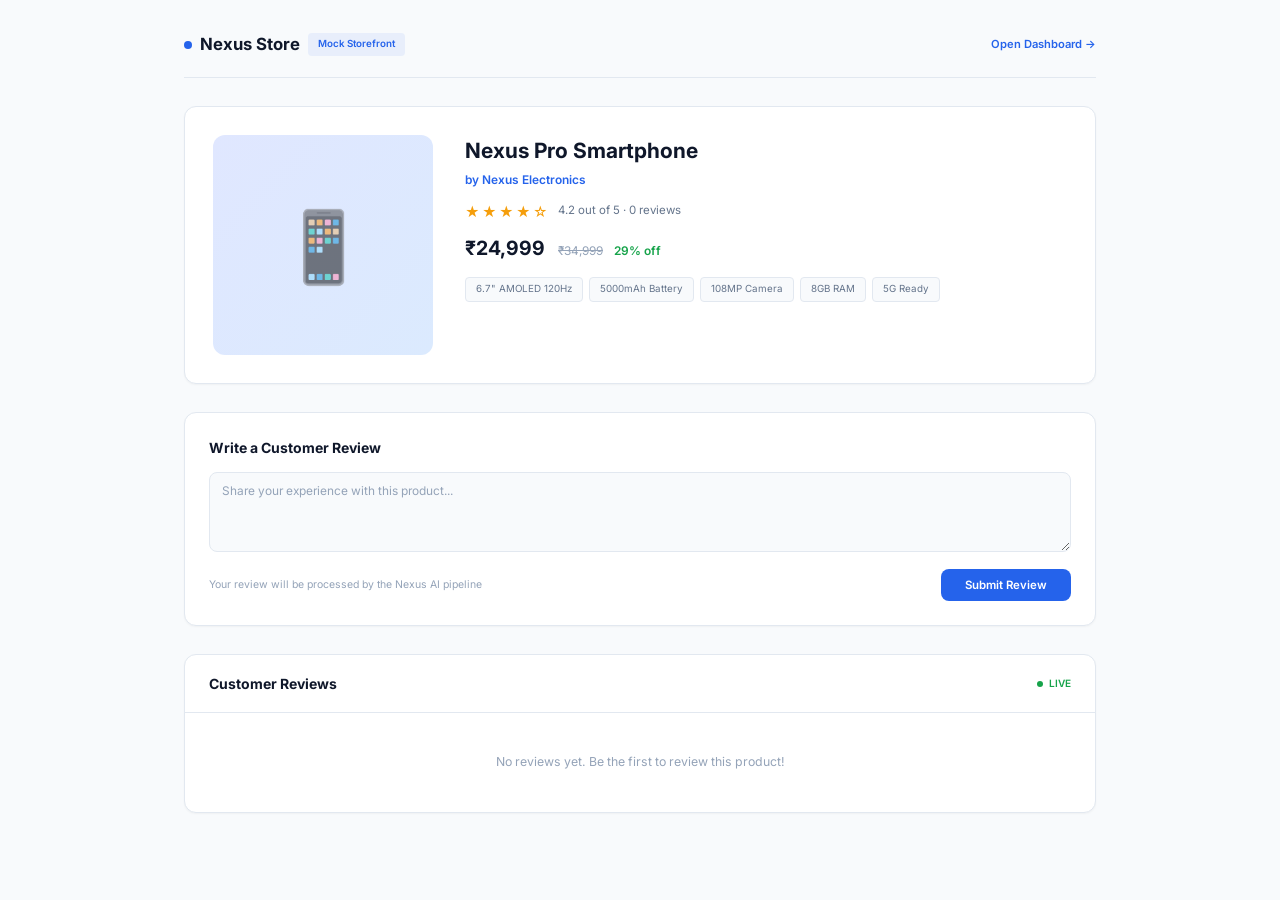
<file: static/storefront.html>
<!DOCTYPE html>
<html lang="en">
<head>
    <meta charset="UTF-8">
    <meta name="viewport" content="width=device-width, initial-scale=1.0">
    <title>Nexus Pro Smartphone — Customer Reviews</title>
    <link rel="stylesheet" href="style.css">
    <style>
        body { overflow: auto; }

        .storefront {
            max-width: 960px;
            margin: 0 auto;
            padding: 32px 24px;
            min-height: 100vh;
        }

        /* --- Top Bar --- */
        .store-topbar {
            display: flex;
            align-items: center;
            justify-content: space-between;
            padding-bottom: 20px;
            border-bottom: 1px solid var(--border);
            margin-bottom: 28px;
        }

        .store-logo {
            font-size: 1.2rem;
            font-weight: 700;
            color: var(--text);
            display: flex;
            align-items: center;
            gap: 8px;
        }

        .store-logo .dot {
            width: 8px;
            height: 8px;
            background: var(--primary);
            border-radius: 50%;
        }

        .store-badge {
            font-size: 0.7rem;
            padding: 4px 10px;
            background: var(--primary-soft);
            color: var(--primary);
            border-radius: 4px;
            font-weight: 600;
        }

        .dashboard-link {
            font-size: 0.8rem;
            color: var(--primary);
            text-decoration: none;
            font-weight: 600;
            display: flex;
            align-items: center;
            gap: 4px;
        }

        .dashboard-link:hover { text-decoration: underline; }

        /* --- Product Hero --- */
        .product-hero {
            display: flex;
            gap: 32px;
            background: var(--card);
            border: 1px solid var(--border);
            border-radius: var(--radius-lg);
            padding: 28px;
            margin-bottom: 28px;
            box-shadow: var(--shadow-sm);
        }

        .product-image {
            width: 220px;
            height: 220px;
            background: linear-gradient(135deg, #e0e7ff 0%, #dbeafe 100%);
            border-radius: var(--radius-lg);
            display: flex;
            align-items: center;
            justify-content: center;
            flex-shrink: 0;
        }

        .product-image-icon {
            font-size: 5rem;
            opacity: 0.5;
        }

        .product-info { flex: 1; }

        .product-name {
            font-size: 1.5rem;
            font-weight: 700;
            color: var(--text);
            margin-bottom: 4px;
        }

        .product-brand {
            font-size: 0.85rem;
            color: var(--primary);
            font-weight: 600;
            margin-bottom: 12px;
        }

        .product-rating {
            display: flex;
            align-items: center;
            gap: 8px;
            margin-bottom: 12px;
        }

        .stars { color: #f59e0b; font-size: 1rem; letter-spacing: 2px; }

        .rating-text { font-size: 0.82rem; color: var(--text-secondary); }

        .product-price {
            font-size: 1.4rem;
            font-weight: 700;
            color: var(--text);
            margin-bottom: 14px;
        }

        .product-price .mrp {
            font-size: 0.85rem;
            color: var(--text-muted);
            text-decoration: line-through;
            font-weight: 400;
            margin-left: 8px;
        }

        .product-price .discount {
            font-size: 0.85rem;
            color: var(--success);
            font-weight: 600;
            margin-left: 6px;
        }

        .product-features {
            display: flex;
            flex-wrap: wrap;
            gap: 6px;
        }

        .product-tag {
            font-size: 0.7rem;
            padding: 4px 10px;
            background: var(--bg);
            border: 1px solid var(--border);
            border-radius: 4px;
            color: var(--text-secondary);
        }

        /* --- Write Review --- */
        .review-form {
            background: var(--card);
            border: 1px solid var(--border);
            border-radius: var(--radius-lg);
            padding: 24px;
            margin-bottom: 28px;
            box-shadow: var(--shadow-sm);
        }

        .form-title {
            font-size: 1rem;
            font-weight: 700;
            color: var(--text);
            margin-bottom: 14px;
        }

        .form-textarea {
            width: 100%;
            min-height: 80px;
            padding: 10px 12px;
            border: 1px solid var(--border);
            border-radius: var(--radius);
            font-family: var(--font);
            font-size: 0.85rem;
            color: var(--text);
            background: var(--bg);
            resize: vertical;
            outline: none;
            transition: border-color 0.15s;
            margin-bottom: 12px;
        }

        .form-textarea:focus { border-color: var(--primary); box-shadow: 0 0 0 3px var(--primary-soft); }
        .form-textarea::placeholder { color: var(--text-muted); }

        .form-actions {
            display: flex;
            align-items: center;
            justify-content: space-between;
        }

        .form-hint { font-size: 0.75rem; color: var(--text-muted); }

        .btn-submit {
            padding: 9px 24px;
            background: var(--primary);
            color: #fff;
            border: none;
            border-radius: var(--radius);
            font-family: var(--font);
            font-weight: 600;
            font-size: 0.82rem;
            cursor: pointer;
            transition: background 0.15s;
        }

        .btn-submit:hover { background: var(--primary-dark); }
        .btn-submit:disabled { opacity: 0.5; cursor: not-allowed; }

        /* --- Reviews Section --- */
        .reviews-section {
            background: var(--card);
            border: 1px solid var(--border);
            border-radius: var(--radius-lg);
            box-shadow: var(--shadow-sm);
            overflow: hidden;
        }

        .reviews-header {
            padding: 18px 24px;
            border-bottom: 1px solid var(--border);
            display: flex;
            justify-content: space-between;
            align-items: center;
        }

        .reviews-title {
            font-size: 1rem;
            font-weight: 700;
            color: var(--text);
        }

        .reviews-count {
            font-size: 0.78rem;
            color: var(--text-muted);
        }

        .reviews-list { padding: 0; }

        /* Single Review */
        .review-item {
            padding: 18px 24px;
            border-bottom: 1px solid var(--border);
        }

        .review-item:last-child { border-bottom: none; }

        .review-meta {
            display: flex;
            align-items: center;
            gap: 10px;
            margin-bottom: 8px;
        }

        .reviewer-avatar {
            width: 32px;
            height: 32px;
            border-radius: 50%;
            background: linear-gradient(135deg, #dbeafe, #e0e7ff);
            display: flex;
            align-items: center;
            justify-content: center;
            font-size: 0.75rem;
            font-weight: 700;
            color: var(--primary);
        }

        .reviewer-name {
            font-size: 0.85rem;
            font-weight: 600;
            color: var(--text);
        }

        .review-time {
            font-size: 0.7rem;
            color: var(--text-muted);
            margin-left: auto;
        }

        .review-stars {
            color: #f59e0b;
            font-size: 0.78rem;
            letter-spacing: 1px;
            margin-bottom: 6px;
        }

        .review-text {
            font-size: 0.88rem;
            color: var(--text);
            line-height: 1.6;
        }

        .review-tags {
            display: flex;
            flex-wrap: wrap;
            gap: 4px;
            margin-top: 8px;
        }

        .review-tag {
            font-size: 0.62rem;
            font-weight: 500;
            padding: 2px 6px;
            border-radius: 4px;
        }

        .review-tag.positive { background: var(--success-soft); color: var(--success); }
        .review-tag.negative { background: var(--danger-soft); color: var(--danger); }
        .review-tag.neutral  { background: rgba(100, 116, 139, 0.08); color: var(--text-muted); }

        /* AI Reply */
        .ai-reply {
            margin-top: 14px;
            padding: 14px 16px;
            background: #f0f7ff;
            border: 1px solid #bfdbfe;
            border-radius: var(--radius);
            animation: reply-in 0.4s ease;
        }

        @keyframes reply-in {
            from { opacity: 0; transform: translateY(6px); }
            to   { opacity: 1; transform: translateY(0); }
        }

        .ai-reply-header {
            display: flex;
            align-items: center;
            gap: 8px;
            margin-bottom: 8px;
        }

        .ai-reply-badge {
            font-size: 0.65rem;
            font-weight: 700;
            padding: 3px 8px;
            background: var(--primary);
            color: #fff;
            border-radius: 4px;
        }

        .ai-reply-label {
            font-size: 0.72rem;
            font-weight: 600;
            color: var(--primary);
        }

        .ai-reply-text {
            font-size: 0.84rem;
            color: #1e3a5f;
            line-height: 1.6;
        }

        /* Status bar */
        .store-status {
            font-size: 0.75rem;
            padding: 8px 12px;
            border-radius: var(--radius);
            margin-bottom: 12px;
            display: none;
        }

        .store-status.show { display: block; }
        .store-status.success { color: var(--success); background: var(--success-soft); }
        .store-status.error { color: var(--danger); background: var(--danger-soft); }

        .empty-reviews {
            padding: 40px 24px;
            text-align: center;
            color: var(--text-muted);
            font-size: 0.88rem;
        }

        /* Live indicator */
        .live-indicator {
            display: flex;
            align-items: center;
            gap: 6px;
            font-size: 0.72rem;
            color: var(--success);
            font-weight: 600;
        }

        .live-dot {
            width: 6px;
            height: 6px;
            background: var(--success);
            border-radius: 50%;
            animation: blink 2s ease-in-out infinite;
        }
    </style>
</head>
<body>
    <div class="storefront">
        <!-- Top Bar -->
        <div class="store-topbar">
            <div class="store-logo">
                <span class="dot"></span>
                Nexus Store
                <span class="store-badge">Mock Storefront</span>
            </div>
            <a href="/" class="dashboard-link" target="_blank">Open Dashboard →</a>
        </div>

        <!-- Product Hero -->
        <div class="product-hero">
            <div class="product-image">
                <span class="product-image-icon">📱</span>
            </div>
            <div class="product-info">
                <div class="product-name">Nexus Pro Smartphone</div>
                <div class="product-brand">by Nexus Electronics</div>
                <div class="product-rating">
                    <span class="stars">★★★★☆</span>
                    <span class="rating-text">4.2 out of 5 · <span id="review-count">0</span> reviews</span>
                </div>
                <div class="product-price">
                    ₹24,999
                    <span class="mrp">₹34,999</span>
                    <span class="discount">29% off</span>
                </div>
                <div class="product-features">
                    <span class="product-tag">6.7" AMOLED 120Hz</span>
                    <span class="product-tag">5000mAh Battery</span>
                    <span class="product-tag">108MP Camera</span>
                    <span class="product-tag">8GB RAM</span>
                    <span class="product-tag">5G Ready</span>
                </div>
            </div>
        </div>

        <!-- Write a Review -->
        <div class="review-form">
            <div class="form-title">Write a Customer Review</div>
            <textarea id="review-input" class="form-textarea"
                placeholder="Share your experience with this product..."></textarea>
            <div id="form-status" class="store-status"></div>
            <div class="form-actions">
                <div class="form-hint">Your review will be processed by the Nexus AI pipeline</div>
                <button id="submit-btn" class="btn-submit">Submit Review</button>
            </div>
        </div>

        <!-- Reviews List -->
        <div class="reviews-section">
            <div class="reviews-header">
                <div class="reviews-title">Customer Reviews</div>
                <div class="live-indicator">
                    <span class="live-dot"></span>
                    LIVE
                </div>
            </div>
            <div class="reviews-list" id="reviews-list">
                <div class="empty-reviews">No reviews yet. Be the first to review this product!</div>
            </div>
        </div>
    </div>

    <script src="storefront.js"></script>
</body>
</html>
</file>
<file: static/style.css>
/* ============================================================
   NEXUS INTELLIGENCE — Light Mode Professional Design
   Linear / Vercel inspired · B2B SaaS aesthetic
   ============================================================ */
@import url('https://fonts.googleapis.com/css2?family=Inter:wght@400;500;600;700&display=swap');

:root {
    --primary: #2563eb;
    --primary-dark: #1e40af;
    --primary-soft: rgba(37, 99, 235, 0.08);
    --accent: #7c3aed;
    --accent-soft: rgba(124, 58, 237, 0.08);
    --text: #0f172a;
    --text-secondary: #64748b;
    --text-muted: #94a3b8;
    --bg: #f8fafc;
    --card: #ffffff;
    --border: #e2e8f0;
    --border-hover: #cbd5e1;
    --success: #16a34a;
    --success-soft: rgba(22, 163, 74, 0.08);
    --danger: #ef4444;
    --danger-soft: rgba(239, 68, 68, 0.08);
    --warning: #ea580c;
    --warning-soft: rgba(234, 88, 12, 0.08);
    --font: 'Inter', system-ui, -apple-system, sans-serif;
    --mono: 'JetBrains Mono', ui-monospace, monospace;
    --shadow-sm: 0 1px 2px rgba(0,0,0,0.04);
    --shadow: 0 1px 3px rgba(0,0,0,0.06), 0 1px 2px rgba(0,0,0,0.04);
    --shadow-md: 0 4px 12px rgba(0,0,0,0.06);
    --radius: 8px;
    --radius-lg: 12px;
}

*, *::before, *::after { margin: 0; padding: 0; box-sizing: border-box; }

html { font-size: 14px; }

body {
    font-family: var(--font);
    background: var(--bg);
    color: var(--text);
    min-height: 100vh;
    overflow: hidden;
    -webkit-font-smoothing: antialiased;
    line-height: 1.5;
}

/* Scrollbar */
::-webkit-scrollbar { width: 6px; }
::-webkit-scrollbar-track { background: transparent; }
::-webkit-scrollbar-thumb { background: var(--border); border-radius: 3px; }
::-webkit-scrollbar-thumb:hover { background: var(--border-hover); }

/* Layout */
.app-shell { display: flex; height: 100vh; }

/* --- Sidebar --- */
.sidebar {
    width: 300px;
    min-width: 300px;
    background: var(--card);
    border-right: 1px solid var(--border);
    display: flex;
    flex-direction: column;
    box-shadow: 1px 0 0 var(--border);
    overflow-y: auto;
}

.logo-section {
    padding: 24px 24px 20px;
    border-bottom: 1px solid var(--border);
}

.logo-title {
    font-size: 1.15rem;
    font-weight: 700;
    color: var(--text);
    display: flex;
    align-items: center;
    gap: 8px;
}

.logo-dot {
    width: 8px;
    height: 8px;
    background: var(--primary);
    border-radius: 50%;
    flex-shrink: 0;
}

.logo-subtitle {
    font-size: 0.82rem;
    color: var(--text-secondary);
    margin-top: 2px;
}

.logo-version {
    font-size: 0.7rem;
    color: var(--text-muted);
    margin-top: 8px;
    display: inline-block;
}

.sidebar-section {
    padding: 20px 24px;
    border-bottom: 1px solid var(--border);
}

.sidebar-label {
    font-size: 0.72rem;
    font-weight: 600;
    color: var(--text-muted);
    text-transform: uppercase;
    letter-spacing: 0.05em;
    margin-bottom: 10px;
}

.review-textarea {
    width: 100%;
    min-height: 100px;
    padding: 10px 12px;
    border: 1px solid var(--border);
    border-radius: var(--radius);
    font-family: var(--font);
    font-size: 0.85rem;
    color: var(--text);
    background: var(--bg);
    resize: vertical;
    outline: none;
    transition: border-color 0.15s;
    line-height: 1.5;
}

.review-textarea:focus { border-color: var(--primary); box-shadow: 0 0 0 3px var(--primary-soft); }
.review-textarea::placeholder { color: var(--text-muted); }

/* Toggle */
.toggle-row {
    display: flex;
    align-items: center;
    gap: 8px;
    margin: 10px 0 14px;
}

.toggle-row input[type="checkbox"] { accent-color: var(--primary); width: 14px; height: 14px; }
.toggle-row label { font-size: 0.82rem; color: var(--text-secondary); cursor: pointer; }

/* Buttons */
.btn-primary {
    width: 100%;
    padding: 10px 16px;
    border: none;
    border-radius: var(--radius);
    font-family: var(--font);
    font-size: 0.82rem;
    font-weight: 600;
    cursor: pointer;
    transition: all 0.15s ease;
}

.btn-ingest {
    background: var(--primary);
    color: #fff;
}
.btn-ingest:hover { background: var(--primary-dark); }
.btn-ingest:active { transform: scale(0.99); }
.btn-ingest:disabled { opacity: 0.5; cursor: not-allowed; }

.btn-batch {
    background: var(--card);
    color: var(--text-secondary);
    border: 1px solid var(--border);
    margin-top: 8px;
}
.btn-batch:hover { border-color: var(--border-hover); color: var(--text); background: var(--bg); }

/* Status */
.status-msg {
    font-size: 0.78rem;
    padding: 8px 10px;
    border-radius: var(--radius);
    margin-top: 10px;
    display: none;
}
.status-msg.show { display: block; }
.status-msg.success { color: var(--success); background: var(--success-soft); }
.status-msg.danger { color: var(--danger); background: var(--danger-soft); }
.status-msg.warn { color: var(--warning); background: var(--warning-soft); }

/* Pipeline info */
.pipeline-info {
    padding: 20px 24px;
    margin-top: auto;
}

.pipeline-stage {
    display: flex;
    align-items: center;
    gap: 10px;
    padding: 6px 0;
    font-size: 0.8rem;
    color: var(--text-secondary);
}

.pipeline-dot {
    width: 6px;
    height: 6px;
    border-radius: 50%;
    background: var(--success);
    flex-shrink: 0;
}

/* --- Main Content --- */
.main-content {
    flex: 1;
    overflow-y: auto;
    padding: 28px 32px;
    background: var(--bg);
}

.section-title {
    font-size: 1.05rem;
    font-weight: 700;
    color: var(--text);
    margin-bottom: 16px;
}

/* --- KPI Cards --- */
.kpi-grid {
    display: grid;
    grid-template-columns: repeat(5, 1fr);
    gap: 14px;
    margin-bottom: 28px;
}

.kpi-card {
    background: var(--card);
    border: 1px solid var(--border);
    border-radius: var(--radius-lg);
    padding: 20px;
    position: relative;
    box-shadow: var(--shadow-sm);
    transition: box-shadow 0.15s, border-color 0.15s;
}

.kpi-card:hover { box-shadow: var(--shadow-md); border-color: var(--border-hover); }

.kpi-label {
    font-size: 0.75rem;
    font-weight: 500;
    color: var(--text-secondary);
    margin-bottom: 6px;
}

.kpi-value {
    font-size: 1.85rem;
    font-weight: 700;
    color: var(--text);
    line-height: 1.1;
}

.kpi-value.blue   { color: var(--primary); }
.kpi-value.green  { color: var(--success); }
.kpi-value.red    { color: var(--danger); }
.kpi-value.amber  { color: var(--warning); }
.kpi-value.purple { color: var(--accent); }

.kpi-icon {
    position: absolute;
    top: 18px;
    right: 18px;
    font-size: 1.3rem;
    opacity: 0.12;
}

/* --- Charts --- */
.chart-grid {
    display: grid;
    grid-template-columns: 1fr 1fr;
    gap: 14px;
    margin-bottom: 28px;
}

.chart-card {
    background: var(--card);
    border: 1px solid var(--border);
    border-radius: var(--radius-lg);
    padding: 20px;
    box-shadow: var(--shadow-sm);
}

.chart-title {
    font-size: 0.85rem;
    font-weight: 600;
    color: var(--text);
    margin-bottom: 14px;
    display: flex;
    align-items: center;
    gap: 8px;
}

.dot {
    width: 7px;
    height: 7px;
    border-radius: 50%;
    display: inline-block;
    flex-shrink: 0;
}

.chart-container { position: relative; height: 220px; }

/* --- Bottom Grid --- */
.bottom-grid {
    display: grid;
    grid-template-columns: 1fr 1fr 1fr;
    gap: 14px;
}

.panel-card {
    background: var(--card);
    border: 1px solid var(--border);
    border-radius: var(--radius-lg);
    box-shadow: var(--shadow-sm);
    max-height: 380px;
    display: flex;
    flex-direction: column;
    overflow: hidden;
}

.panel-header {
    padding: 14px 18px;
    background: var(--bg);
    border-bottom: 1px solid var(--border);
    font-size: 0.85rem;
    font-weight: 600;
    color: var(--text);
    display: flex;
    align-items: center;
    gap: 8px;
    flex-shrink: 0;
}

.panel-body {
    flex: 1;
    overflow-y: auto;
    padding: 14px 18px;
}

/* --- Alert Cards --- */
.alert-card {
    background: var(--danger-soft);
    border: 1px solid rgba(239, 68, 68, 0.15);
    border-left: 3px solid var(--danger);
    padding: 12px 14px;
    border-radius: var(--radius);
    margin-bottom: 8px;
    transition: background 0.15s;
}

.alert-card:hover { background: rgba(239, 68, 68, 0.12); }

.alert-feature {
    font-weight: 600;
    font-size: 0.85rem;
    color: var(--danger);
    margin-bottom: 2px;
}

.alert-meta {
    font-size: 0.72rem;
    color: var(--text-muted);
    margin-bottom: 8px;
}

.btn-resolve {
    width: 100%;
    padding: 7px 12px;
    border: 1px solid rgba(239, 68, 68, 0.2);
    background: var(--card);
    color: var(--danger);
    border-radius: var(--radius);
    font-size: 0.75rem;
    font-weight: 600;
    cursor: pointer;
    transition: all 0.15s;
}

.btn-resolve:hover { background: var(--danger-soft); }

.risk-badge {
    font-size: 0.65rem;
    font-weight: 700;
    padding: 2px 8px;
    border-radius: 4px;
    background: var(--danger-soft);
    color: var(--danger);
}

/* --- Queue Cards --- */
.queue-card {
    background: var(--warning-soft);
    border: 1px solid rgba(234, 88, 12, 0.15);
    border-left: 3px solid var(--warning);
    padding: 10px 12px;
    border-radius: var(--radius);
    margin-bottom: 8px;
}

.queue-status {
    font-size: 0.68rem;
    font-weight: 600;
    color: var(--warning);
    margin-bottom: 3px;
}

.queue-text {
    font-size: 0.8rem;
    color: var(--text-secondary);
    line-height: 1.4;
}

/* --- Feed Cards --- */
.feed-card {
    background: var(--bg);
    border: 1px solid var(--border);
    padding: 10px 12px;
    border-radius: var(--radius);
    margin-bottom: 8px;
    transition: border-color 0.15s;
}

.feed-card:hover { border-color: var(--border-hover); }

.feed-status {
    display: inline-block;
    font-size: 0.62rem;
    font-weight: 600;
    padding: 2px 6px;
    border-radius: 4px;
    margin-bottom: 4px;
}

.feed-status.clean   { color: var(--success); background: var(--success-soft); }
.feed-status.spam    { color: var(--danger);  background: var(--danger-soft); }
.feed-status.sarcasm { color: var(--warning); background: var(--warning-soft); }

.feed-text { font-size: 0.8rem; color: var(--text-secondary); line-height: 1.4; }

.feed-features { display: flex; flex-wrap: wrap; gap: 4px; margin-top: 5px; }

.feature-tag {
    font-size: 0.62rem;
    font-weight: 500;
    padding: 2px 6px;
    border-radius: 4px;
    background: var(--primary-soft);
    color: var(--primary);
}

.feature-tag.negative { background: var(--danger-soft); color: var(--danger); }

/* --- Modal --- */
.modal-overlay {
    position: fixed;
    inset: 0;
    background: rgba(15, 23, 42, 0.5);
    z-index: 1000;
    display: flex;
    align-items: center;
    justify-content: center;
    opacity: 0;
    visibility: hidden;
    transition: opacity 0.2s, visibility 0.2s;
}

.modal-overlay.active { opacity: 1; visibility: visible; }

.modal-box {
    background: var(--card);
    border-radius: 16px;
    width: 90%;
    max-width: 680px;
    max-height: 85vh;
    display: flex;
    flex-direction: column;
    box-shadow: 0 25px 50px rgba(0, 0, 0, 0.15);
    transform: translateY(6px);
    transition: transform 0.2s ease;
    overflow: hidden;
}

.modal-overlay.active .modal-box { transform: translateY(0); }

.modal-header {
    padding: 20px 24px;
    border-bottom: 1px solid var(--border);
    display: flex;
    justify-content: space-between;
    align-items: center;
}

.modal-title {
    font-size: 1.1rem;
    font-weight: 700;
    color: var(--text);
}

.modal-subtitle {
    font-size: 0.75rem;
    color: var(--text-muted);
    margin-top: 2px;
}

.modal-close {
    background: none;
    border: 1px solid var(--border);
    color: var(--text-secondary);
    width: 28px;
    height: 28px;
    border-radius: 6px;
    font-size: 1rem;
    cursor: pointer;
    display: flex;
    align-items: center;
    justify-content: center;
    transition: all 0.15s;
}

.modal-close:hover { border-color: var(--border-hover); color: var(--text); }

.modal-body {
    flex: 1;
    overflow-y: auto;
    padding: 20px 24px;
}

.modal-footer {
    padding: 14px 24px;
    border-top: 1px solid var(--border);
    display: flex;
    justify-content: flex-end;
}

.btn-download {
    padding: 8px 18px;
    border: 1px solid var(--border);
    background: var(--card);
    color: var(--text-secondary);
    border-radius: var(--radius);
    font-size: 0.78rem;
    font-weight: 600;
    cursor: pointer;
    transition: all 0.15s;
}

.btn-download:hover { border-color: var(--primary); color: var(--primary); }

/* Strategy sections */
.strategy-section {
    background: var(--bg);
    border: 1px solid var(--border);
    border-radius: var(--radius);
    padding: 14px 16px;
    margin-bottom: 10px;
}

.strategy-label {
    font-size: 0.68rem;
    font-weight: 600;
    text-transform: uppercase;
    letter-spacing: 0.04em;
    margin-bottom: 6px;
}

.strategy-label.green  { color: var(--success); }
.strategy-label.red    { color: var(--danger); }
.strategy-label.blue   { color: var(--primary); }
.strategy-label.amber  { color: var(--warning); }
.strategy-label.purple { color: var(--accent); }

.strategy-text { font-size: 0.82rem; color: var(--text-secondary); line-height: 1.6; }

/* Badges */
.badge {
    display: inline-flex;
    align-items: center;
    gap: 5px;
    font-size: 0.7rem;
    font-weight: 700;
    padding: 4px 12px;
    border-radius: 6px;
}

.badge-zero-day { background: var(--accent-soft); color: var(--accent); border: 1px solid rgba(124,58,237,0.15); }
.badge-documented { background: var(--danger-soft); color: var(--danger); border: 1px solid rgba(239,68,68,0.15); }
.badge-sentiment { background: var(--success-soft); color: var(--success); border: 1px solid rgba(22,163,74,0.15); }

.badge-priority { font-size: 0.7rem; font-weight: 700; padding: 3px 10px; border-radius: 6px; }
.badge-p0 { background: var(--danger-soft); color: var(--danger); }
.badge-p1 { background: var(--warning-soft); color: var(--warning); }
.badge-p2 { background: var(--success-soft); color: var(--success); }

/* Spinner */
.spinner-container {
    display: flex;
    align-items: center;
    justify-content: center;
    gap: 10px;
    height: 100px;
}

.spinner {
    width: 22px;
    height: 22px;
    border: 2px solid var(--border);
    border-top-color: var(--primary);
    border-radius: 50%;
    animation: spin 0.7s linear infinite;
}

@keyframes spin { to { transform: rotate(360deg); } }

.spinner-text { font-size: 0.82rem; color: var(--text-secondary); }

.empty-state {
    font-size: 0.82rem;
    color: var(--text-muted);
    text-align: center;
    padding: 24px 0;
}

/* Toast */
.toast-container {
    position: fixed;
    top: 16px;
    right: 16px;
    z-index: 2000;
    display: flex;
    flex-direction: column;
    gap: 6px;
}

.toast {
    background: var(--card);
    border: 1px solid var(--border);
    border-radius: var(--radius);
    padding: 10px 16px;
    font-size: 0.8rem;
    color: var(--text);
    display: flex;
    align-items: center;
    gap: 8px;
    box-shadow: var(--shadow-md);
    animation: toast-in 0.25s ease;
    min-width: 260px;
}

.toast.success { border-left: 3px solid var(--success); }
.toast.error   { border-left: 3px solid var(--danger); }
.toast.warn    { border-left: 3px solid var(--warning); }
.toast.info    { border-left: 3px solid var(--primary); }

@keyframes toast-in { from { opacity: 0; transform: translateY(-6px); } to { opacity: 1; transform: translateY(0); } }
@keyframes toast-out { from { opacity: 1; } to { opacity: 0; transform: translateY(-6px); } }

/* Refresh indicator */
.refresh-indicator {
    position: fixed;
    bottom: 14px;
    right: 14px;
    z-index: 100;
    display: flex;
    align-items: center;
    gap: 6px;
    font-size: 0.68rem;
    color: var(--text-muted);
    background: var(--card);
    padding: 6px 12px;
    border-radius: 20px;
    border: 1px solid var(--border);
    box-shadow: var(--shadow-sm);
}

.refresh-dot {
    width: 5px;
    height: 5px;
    border-radius: 50%;
    background: var(--success);
    animation: blink 2.5s ease-in-out infinite;
}

@keyframes blink { 0%, 100% { opacity: 1; } 50% { opacity: 0.3; } }
</file>
